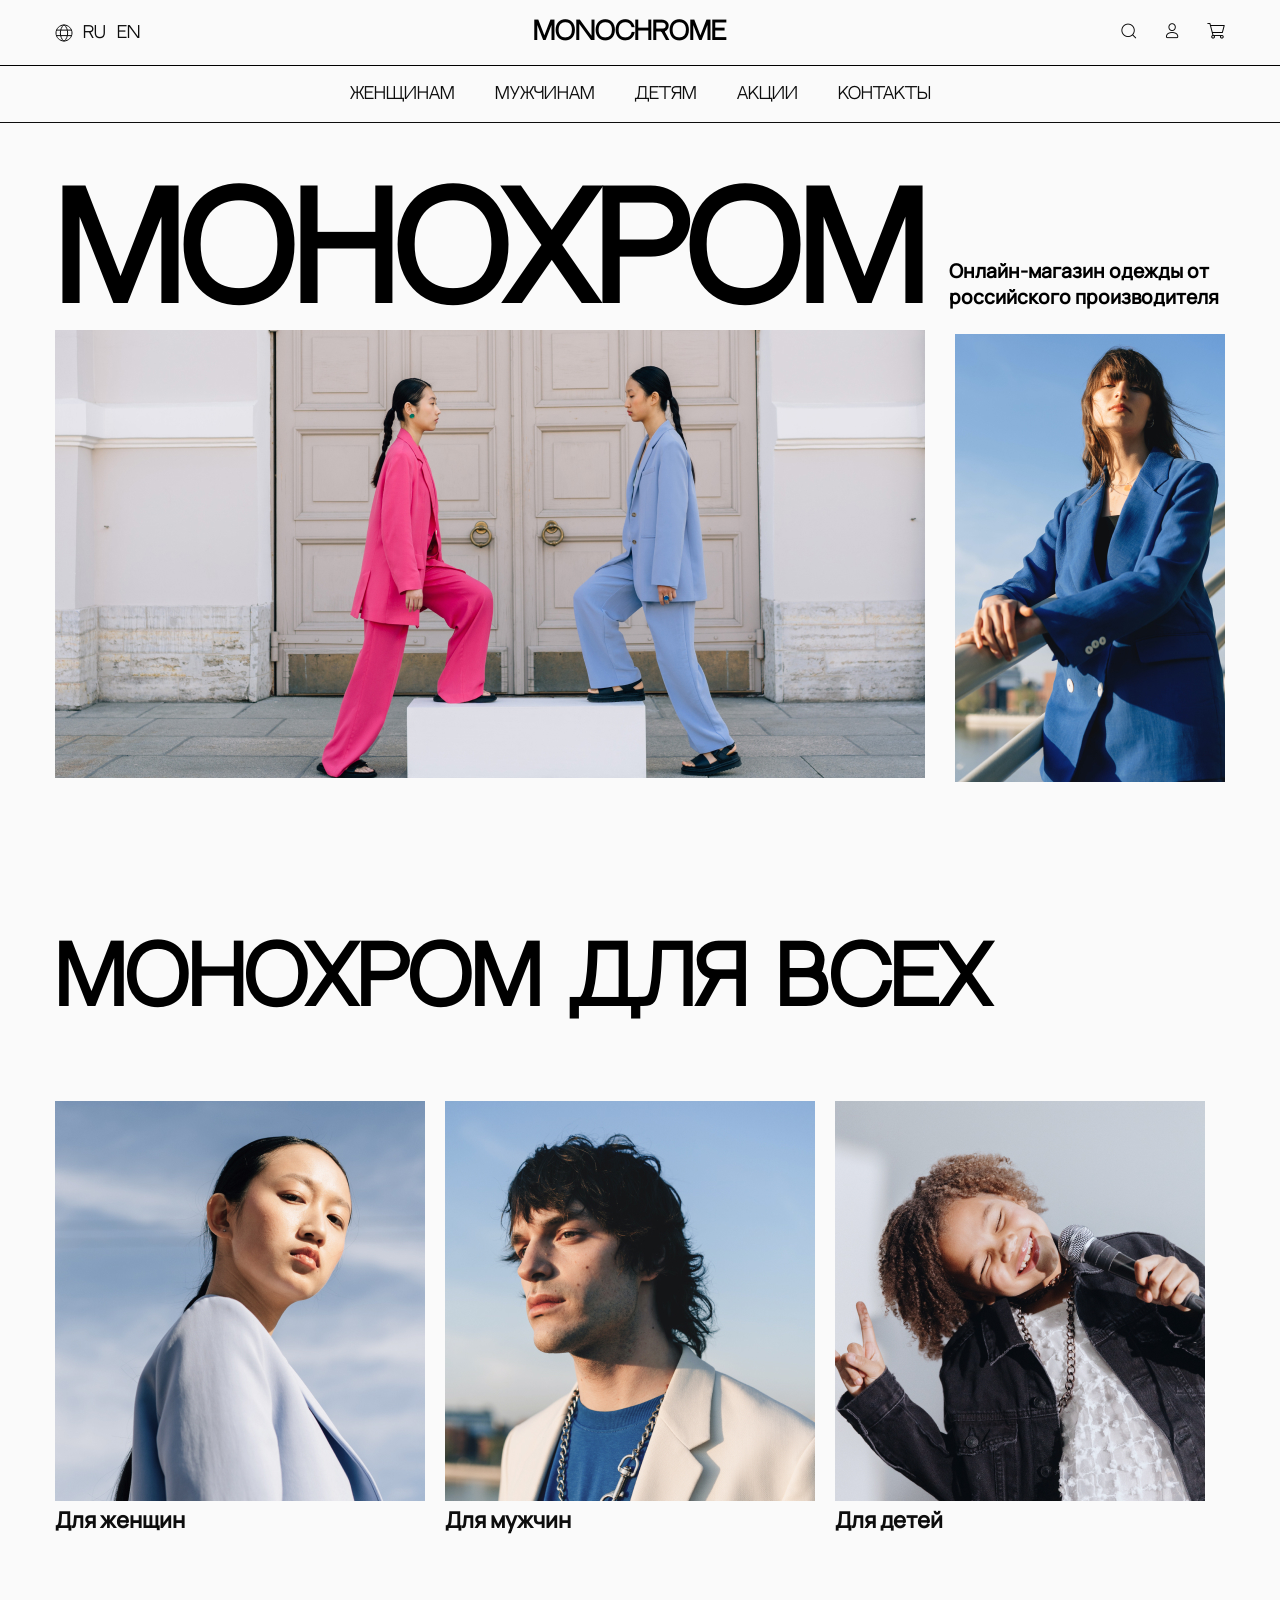
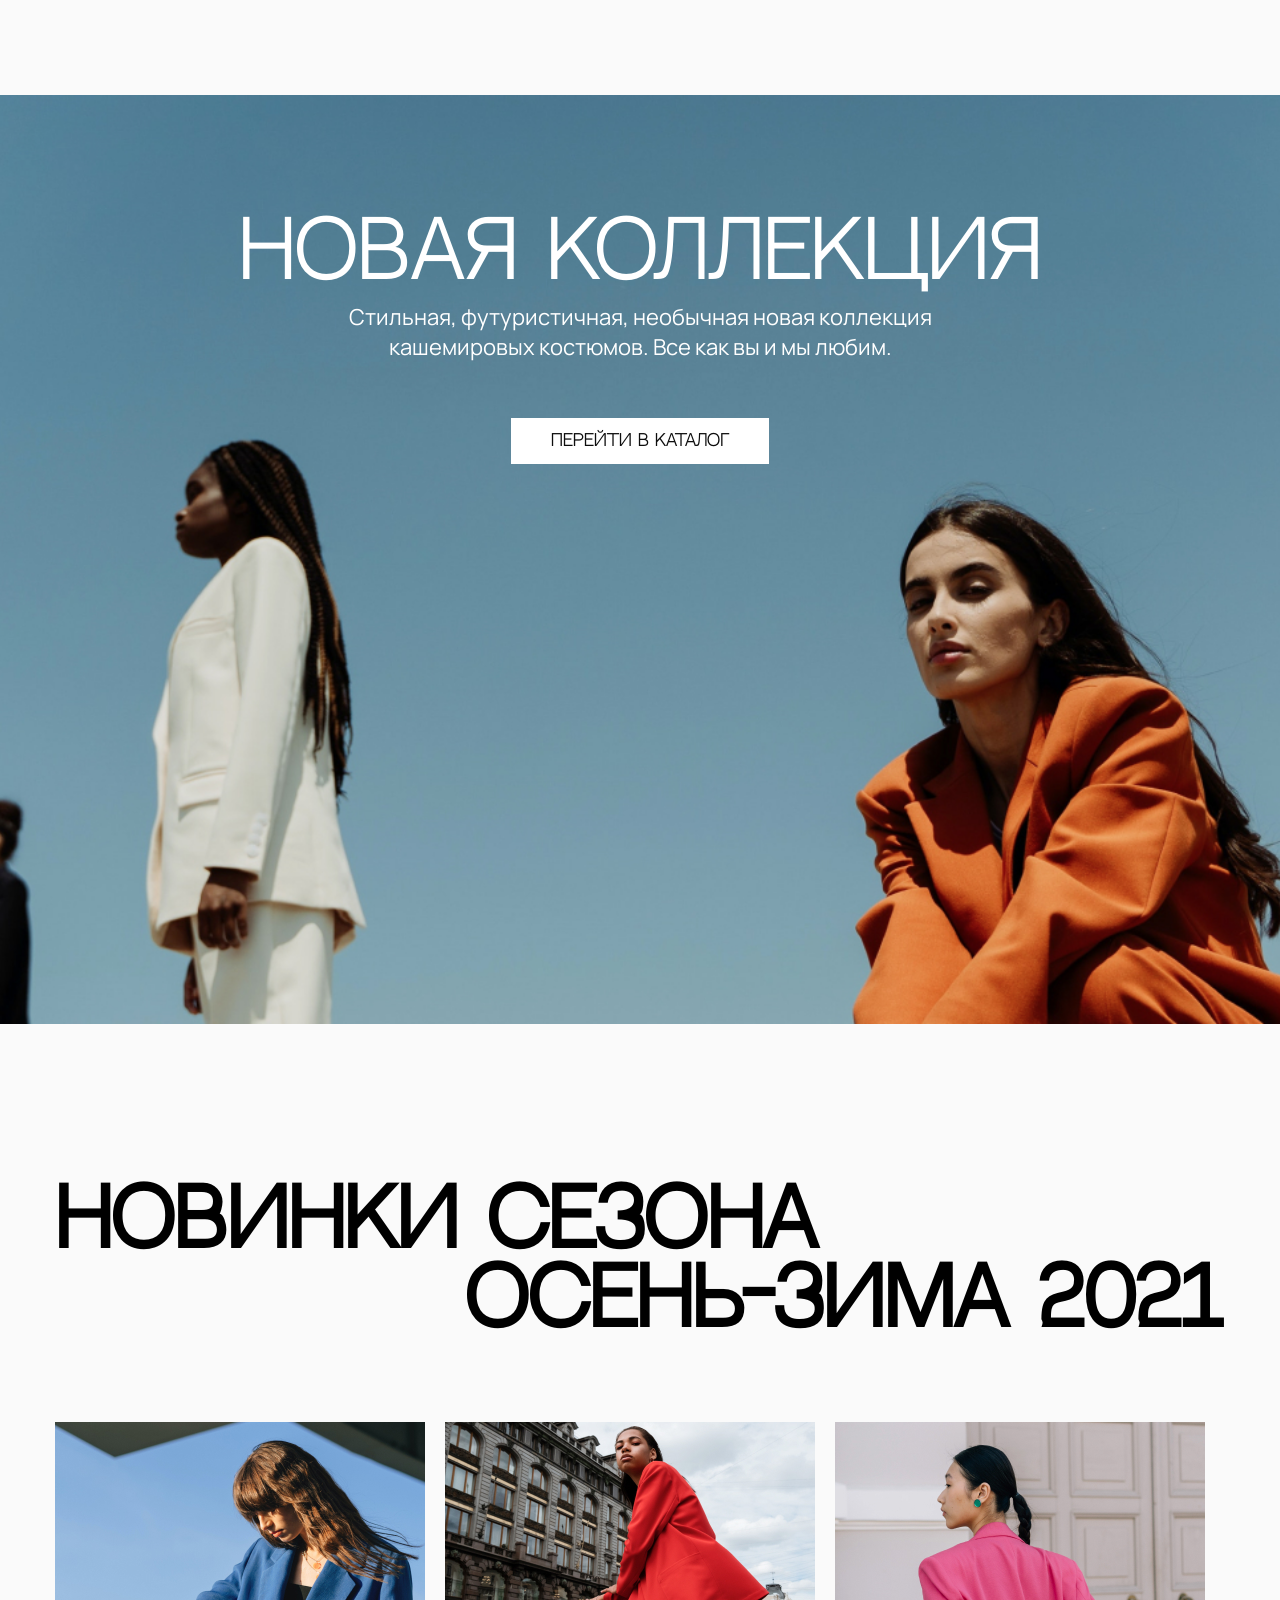
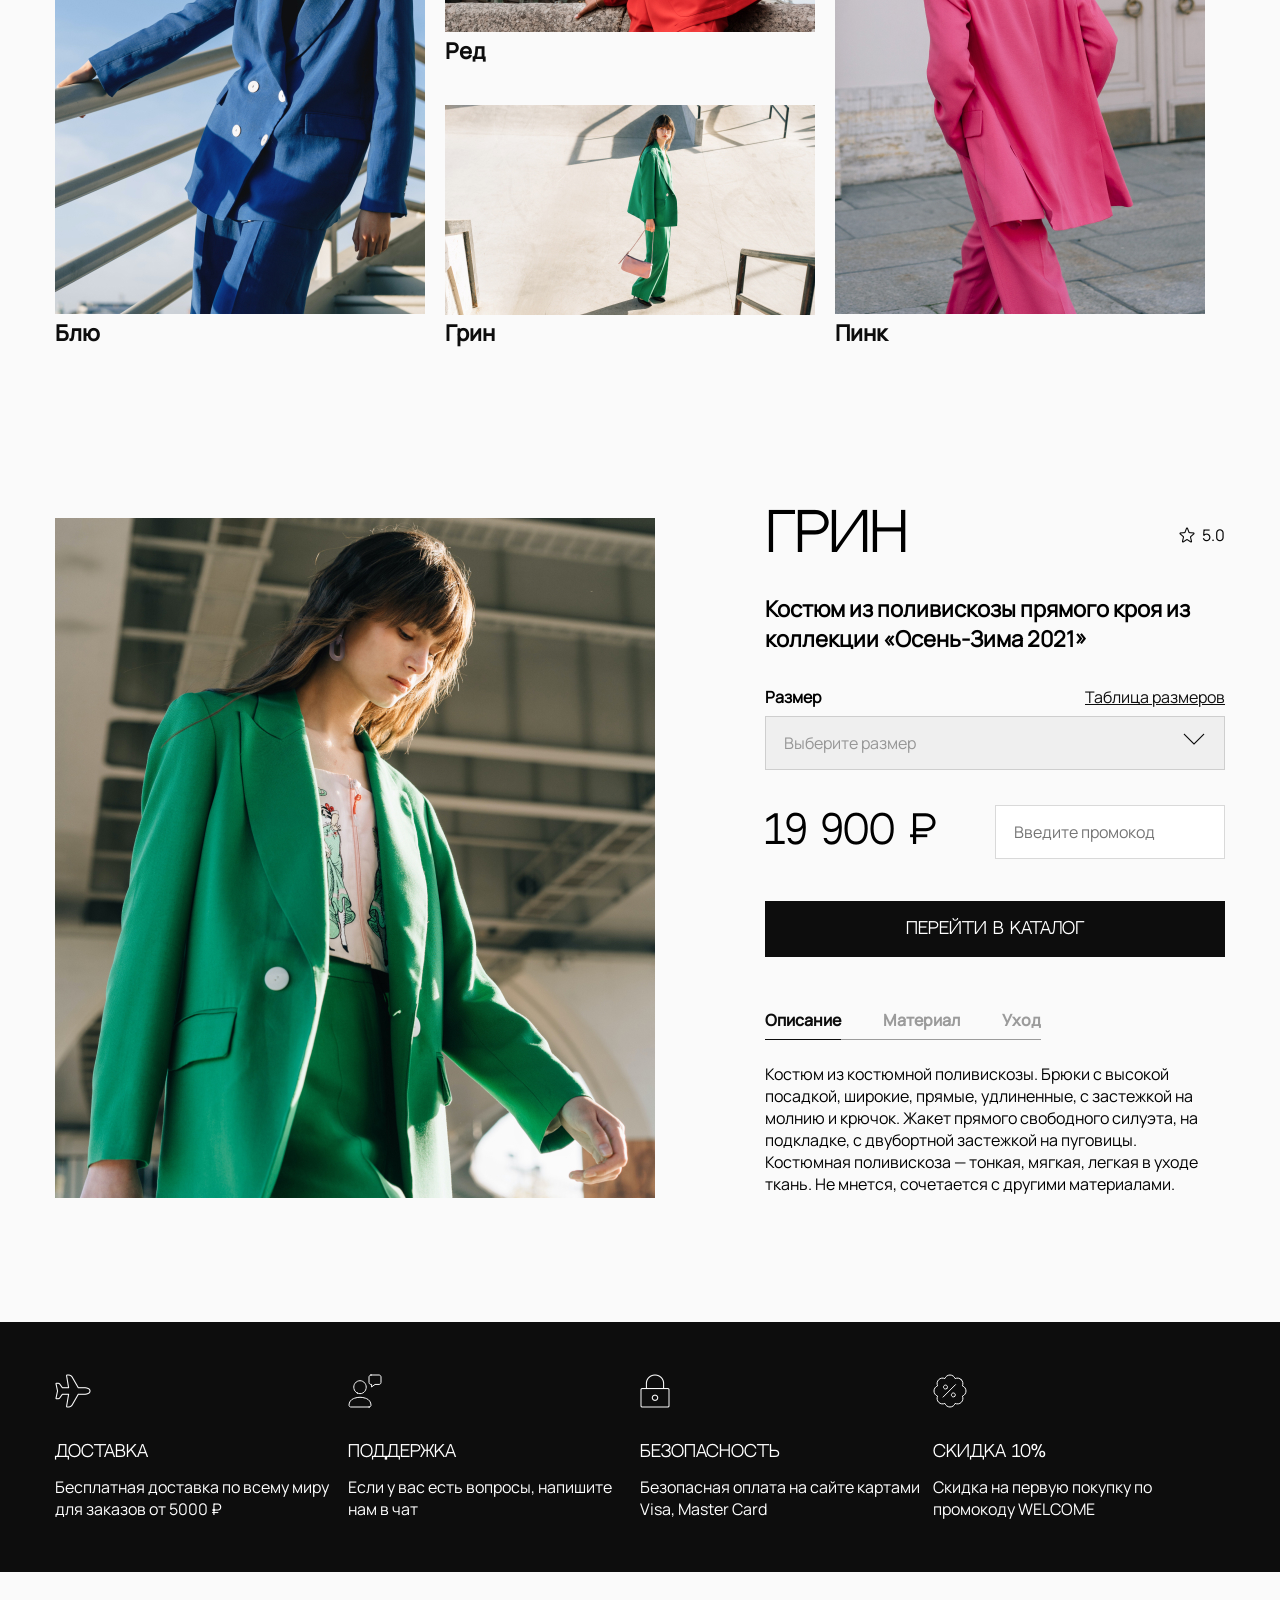
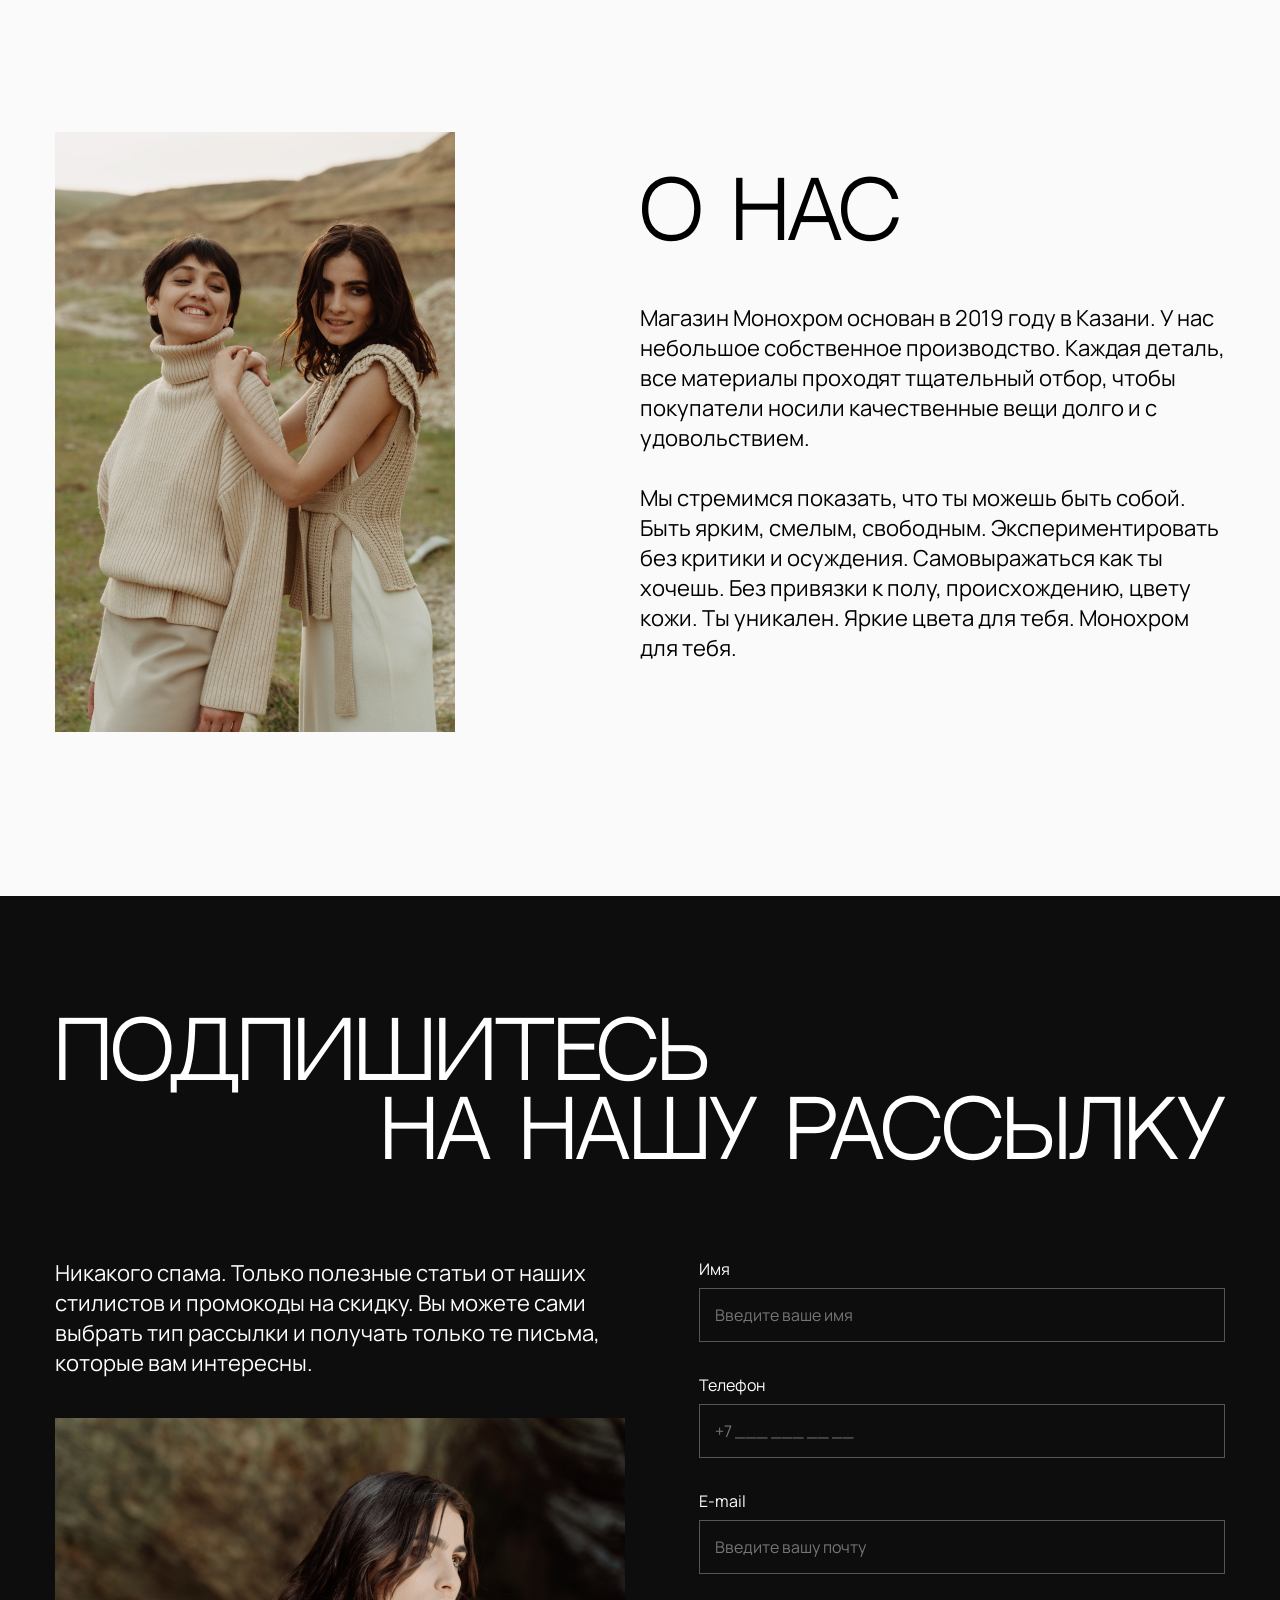
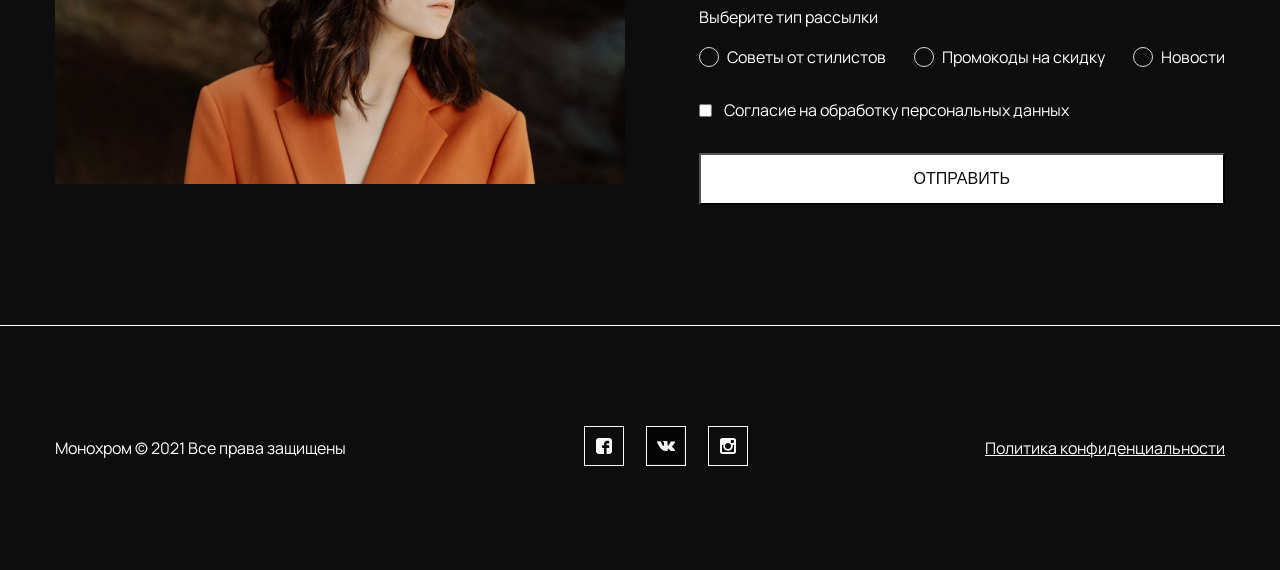
<file: index.html>
<!doctype html>
<html lang="en">
<head>
    <meta charset="UTF-8">
    <meta name="viewport"
          content="width=device-width, user-scalable=no, initial-scale=1.0, maximum-scale=1.0, minimum-scale=1.0">
    <meta http-equiv="X-UA-Compatible" content="ie=edge">
    <link rel="stylesheet" href="./assets/styles/style.css">
    <title>Document</title>
</head>
<body>

<main>
    <section class="main-screen">
        <header class="header-upper d-flex">
            <div class="container d-flex align-center jcsb">
                <div class="switch-language d-flex align-center">
                    <img src="./assets/img/globe.svg" alt="">
                    <a class="switch-lan" href="#">RU</a>
                    <a class="switch-lan" href="#">EN</a>
                </div>
                <div class="logo"><h1>MONOCHROME</h1></div>
                <div class="icons-header">
                    <a href=""><img src="./assets/img/icon-search.png" alt=""></a>
                    <a href=""><img src="./assets/img/icon_user.png" alt=""></a>
                    <a href=""><img src="./assets/img/icon_cart.png" alt=""></a>
                </div>
            </div>
        </header>
        <header class="header-down">
            <div class="container d-flex jcc">
                <nav class="nav-links d-flex align-center">
                    <a href="#">
                        <ul>ЖЕНЩИНАМ</ul>
                    </a>
                    <a href="#">
                        <ul>МУЖЧИНАМ</ul>
                    </a>
                    <a href="#">
                        <ul>ДЕТЯМ</ul>
                    </a>
                    <a href="#">
                        <ul>АКЦИИ</ul>
                    </a>
                    <a href="#">
                        <ul>КОНТАКТЫ</ul>
                    </a>
                </nav>
            </div>
        </header>
<!--        <div class="container d-flex mono-cont">-->
<!--&lt;!&ndash;            <div class="col-xl-9">&ndash;&gt;-->

<!--&lt;!&ndash;            </div>&ndash;&gt;-->
<!--&lt;!&ndash;            <div class="col-xl-3">&ndash;&gt;-->

<!--&lt;!&ndash;            </div>&ndash;&gt;-->
<!--        </div>-->
        <div class="container d-flex jcsb mono-cont">
            <div class="col-xl-9">
                <h1 class="title">МОНОХРОМ</h1>
                <img src="./assets/img/1.jpg" alt="">
            </div>
            <div class="col-xl-3">
                <h4 class="title-desc">Онлайн-магазин одежды от
                    российского производителя</h4>
                <img src="./assets/img/2.jpg" alt="">
            </div>
        </div>

    </section>
    <section class="categories">
        <div class="col-12 container">
            <h1 class="title cat-title">Монохром для всех</h1>
        </div>
        <div class="container d-flex">
            <a href="#">
                <div class="col-xl-4 category-card">
                    <img src="./assets/img/3.jpg" alt="">
                    <a href="" class="category-title">Для женщин</a>
                </div>
            </a>
            <a href="#">
                <div class="col-xl-4 category-card">
                    <img src="./assets/img/4.jpg" alt="">
                    <a href="" class="category-title">Для мужчин</a>
                </div>
            </a>
            <a href="#">
                <div class="col-xl-4 category-card">
                    <img src="./assets/img/5.jpg" alt="" class="">
                    <a href="" class="category-title">Для детей</a>
                </div>
            </a>
        </div>
    </section>
    <section class="new-collection">
        <div class="nigger">
            <div class="container d-flex flex-column align-center">
                <h1 class="title cat-title text-white">Новая коллекция</h1>
                <h4 class="title-desc nigger-desc category-title text-white">
                    Стильная, футуристичная, необычная новая коллекция
                    кашемировых костюмов. Все как вы и мы любим.
                </h4>
                <a href="" class="btn-catalog">
                    ПЕРЕЙТИ В КАТАЛОГ
                </a>
            </div>
        </div>
    </section>
    <section class="new">
        <div class="container">
            <div class="col-12">
                <h1 class="title cat-title">новинки сезона</h1>
            </div>
            <div class="col-12">
                <h1 class="title cat-title text-end">осень-зима 2021</h1>
            </div>
            <div class="container d-flex container-colours">
                <a href="">
                    <div class="col-xl-4 category-card">
                        <img src="./assets/img/7.jpg" alt="">
                        <a href="" class="category-title">Блю</a>
                    </div>
                </a>
                <div class="col-xl-4 category-card">
                    <a href="">
                        <div class="col-12 h-50">
                            <img src="./assets/img/8.jpg" alt="">
                            <a href="" class="category-title">Ред</a>
                        </div>
                    </a>
                    <a href="">
                        <div class="col-12 h-50 d-flex flex-column jcend">
                            <img src="./assets/img/9.jpg" alt="">
                            <a href="" class="category-title">Грин</a>
                        </div>
                    </a>
                </div>
                <a href="">
                    <div class="col-xl-4 category-card">
                        <img src="./assets/img/10.jpg" alt="">
                        <a href="" class="category-title">Пинк</a>
                    </div>
                </a>
            </div>
        </div>
    </section>
    <section class="cards">
        <div class="container d-flex">
            <div class="col-xl-7 photo-card">
                <img src="./assets/img/11.jpg" alt="">
            </div>
            <div class="col-xl-5">
                <div class="col-12 d-flex align-center jcsb">
                    <span class="title cat-title">
                        Грин
                    </span>
                    <div class="rating d-flex align-center">
                        <img src="./assets/img/icon_star.png" alt="">
                        <span class="rating-count">5.0</span>
                    </div>
                </div>
                <h4 class="card-desc">Костюм из поливискозы прямого кроя
                    из коллекции «Осень-Зима 2021»</h4>
                <form action="" class="d-flex flex-column">
                    <div class="col-12 d-flex jcsb">
                        <label for="select" id="select-label">Размер</label>
                        <a href="" class="size-table">Таблица размеров</a>
                    </div>

                    <div class="select">
                        <select class="form-select" aria-label="Default select example" id="select">
                            <option selected>Выберите размер</option>
                            <option value="1">42</option>
                            <option value="2">44</option>
                            <option value="3">46</option>
                        </select>
                        <img src="./assets/img/arrow_down.png" alt="" class="arrow_down">
                    </div>
                    <div class="row d-flex align-center">
                        <div class="col-xl-6">
                            <span class="price">19 900 &#8381;</span>
                        </div>
                        <div class="col-xl-6">
                            <input type="text" placeholder="Введите промокод" class="form-select form-control">
                        </div>
                    </div>
                    <a href="" class="btn-catalog">ПЕРЕЙТИ В КАТАЛОГ</a>
                </form>
                <div class="desc d-flex jcsb flex-column">
                    <nav class="d-flex align-center jcsb">
                        <a href="" class="desc-links active">
                            Описание
                        </a>
                        <a href="" class="desc-links">
                            Материал
                        </a>
                        <a href="" class="desc-links">
                            Уход
                        </a>
                    </nav>

                    <div class="desc-text">
                        Костюм из костюмной поливискозы. Брюки с высокой посадкой, широкие, прямые, удлиненные, с
                        застежкой
                        на молнию и крючок. Жакет прямого свободного силуэта,
                        на подкладке, с двубортной застежкой на пуговицы. Костюмная поливискоза — тонкая, мягкая, легкая
                        в уходе ткань. Не мнется, сочетается с другими материалами.
                    </div>
                </div>
            </div>
        </div>
    </section>
    <section class="advantages">
        <div class="container d-flex jcsb">
            <div class="advantage-card col-xl-3">
                <div class="advantage-img">
                    <img src="./assets/img/samolet.png" alt="">
                </div>
                <div class="advantage-title text-white">ДОСТАВКА</div>
                <div class="advantage-desc text-white">Бесплатная доставка по всему
                    миру для заказов от 5000 ₽
                </div>
            </div>
            <div class="advantage-card col-xl-3">
                <div class="advantage-img">
                    <svg width="34" height="34" viewBox="0 0 34 34" fill="none" xmlns="http://www.w3.org/2000/svg">
                        <path d="M21.2 33H2.80001C1.80589 33 1 32.1941 1 31.2C1 28.226 2.85447 25.5676 5.64546 24.5406L6.35271 24.2803C9.99808 22.9389 14.0019 22.9389 17.6473 24.2803L18.3545 24.5406C21.1455 25.5676 23 28.226 23 31.2C23 32.1941 22.1941 33 21.2 33Z"
                              stroke="#FAFAFA" stroke-linecap="square" stroke-linejoin="round"/>
                        <path d="M9.23575 19.0059C10.9743 19.8827 13.0257 19.8827 14.7643 19.0059C16.4159 18.1729 17.6038 16.6395 17.9978 14.8321L18.0718 14.4922C18.472 12.6558 18.0466 10.7363 16.908 9.24105L16.7901 9.08625C15.6514 7.59084 13.8796 6.71302 12 6.71302C10.1204 6.71302 8.34862 7.59084 7.2099 9.08625L7.09202 9.24105C5.95338 10.7363 5.52795 12.6559 5.92817 14.4922L6.00225 14.8321C6.39615 16.6395 7.5841 18.1729 9.23575 19.0059Z"
                              stroke="#FAFAFA" stroke-linecap="square" stroke-linejoin="round"/>
                        <path d="M23 1C21.8954 1 21 1.89543 21 3V8.42857C21 9.53314 21.8954 10.4286 23 10.4286H23.5714V13L27 10.4286H31C32.1046 10.4286 33 9.53314 33 8.42857V3C33 1.89543 32.1046 1 31 1H23Z"
                              stroke="#FAFAFA" stroke-linecap="square" stroke-linejoin="round"/>
                    </svg>

                </div>
                <div class="advantage-title text-white">ПОДДЕРЖКА</div>
                <div class="advantage-desc text-white">Если у вас есть вопросы,
                    напишите нам в чат
                </div>
            </div>
            <div class="advantage-card col-xl-3">
                <div class="advantage-img">
                    <img src="./assets/img/icon_lock.png" alt="">
                </div>
                <div class="advantage-title text-white">БЕЗОПАСНОСТЬ</div>
                <div class="advantage-desc text-white">Безопасная оплата на сайте
                    картами Visa, Master Card
                </div>
            </div>
            <div class="advantage-card col-xl-3">
                <div class="advantage-img">
                    <svg width="34" height="34" viewBox="0 0 34 34" fill="none" xmlns="http://www.w3.org/2000/svg">
                        <path d="M22.4746 10.6608L10.0961 23.0393M28.3137 5.68629C26.6428 4.01536 24.158 3.65407 22.1351 4.60268C21.3755 2.50153 19.3631 1 17 1C14.6369 1 12.6245 2.50153 11.8649 4.60268C9.84199 3.65407 7.35723 4.01536 5.68629 5.68629C4.01536 7.35723 3.65407 9.842 4.60267 11.8649C2.50153 12.6245 1 14.6369 1 17C1 19.3631 2.50153 21.3755 4.60267 22.1351C3.65407 24.158 4.01536 26.6428 5.68629 28.3137C7.35723 29.9846 9.842 30.3459 11.8649 29.3973C12.6245 31.4985 14.6369 33 17 33C19.3631 33 21.3755 31.4985 22.1351 29.3973C24.158 30.3459 26.6428 29.9846 28.3137 28.3137C29.9846 26.6428 30.3459 24.158 29.3973 22.1351C31.4985 21.3755 33 19.3631 33 17C33 14.6369 31.4985 12.6245 29.3973 11.8649C30.3459 9.842 29.9846 7.35723 28.3137 5.68629ZM13.894 14.4587C13.1172 15.2356 11.8576 15.2356 11.0807 14.4587C10.3039 13.6819 10.3039 12.4223 11.0807 11.6454C11.8576 10.8686 13.1172 10.8686 13.894 11.6454C14.6709 12.4223 14.6709 13.6819 13.894 14.4587ZM21.7713 22.336C20.9944 23.1128 19.7348 23.1128 18.958 22.336C18.1811 21.5591 18.1811 20.2995 18.958 19.5227C19.7348 18.7458 20.9944 18.7458 21.7713 19.5227C22.5481 20.2995 22.5481 21.5591 21.7713 22.336Z"
                              stroke="#FAFAFA" stroke-linecap="round" stroke-linejoin="round"/>
                    </svg>
                </div>
                <div class="advantage-title text-white">СКИДКА 10%</div>
                <div class="advantage-desc text-white">Скидка на первую покупку
                    по промокоду WELCOME
                </div>
            </div>
        </div>
    </section>
    <section class="about-us">
        <div class="container d-flex">
            <div class="col-xl-6">
                <img src="./assets/img/12.jpg" alt="">
            </div>
            <div class="col-xl-6 d-flex flex-column jcc">
                <h1 class="title cat-title">
                    о нас
                </h1>
                <div class="title-desc category-title">
                    <p>
                        Магазин Монохром основан в 2019 году в Казани. У нас небольшое собственное
                        производство. Каждая деталь, все материалы проходят тщательный отбор, чтобы покупатели носили
                        качественные вещи долго и с удовольствием.
                    </p>

                </div>
                <div class="title-desc category-title">
                    <p>
                        Мы стремимся показать, что ты можешь быть собой. Быть ярким, смелым, свободным.
                        Экспериментировать
                        без критики и осуждения. Самовыражаться как ты хочешь. Без привязки к полу, происхождению, цвету
                        кожи. Ты уникален. Яркие цвета для тебя. Монохром для тебя.
                    </p>
                </div>
            </div>
        </div>
    </section>
    <section class="sub">
        <div class="container">
            <div class="col-12">
                <h1 class="title cat-title text-white">подпишитесь</h1>
            </div>
            <div class="col-12">
                <h1 class="title cat-title text-white text-end">на нашу рассылку</h1>
            </div>
        </div>
        <div class="container d-flex mt-6 photo-sub">
            <div class="col-xl-6">
                <div class="category-title text-white">
                    Никакого спама. Только полезные статьи от наших
                    стилистов и промокоды на скидку. Вы можете сами
                    выбрать тип рассылки и получать только те письма,
                    которые вам интересны.
                </div>
                <img src="./assets/img/13.jpg" alt="" class="">
            </div>
            <div class="col-xl-6">
                <form action="" class="d-flex flex-column">
                    <label for="name" class="form-label text-white">Имя</label>
                    <input type="text" class="form-control" id="name" placeholder="Введите ваше имя">
                    <label for="phone" class="form-label text-white">Телефон</label>
                    <input type="text" class="form-control" id="phone" placeholder="+7 ___ ___ __ __">
                    <label for="email" class="form-label text-white">E-mail</label>
                    <input type="text" class="form-control" id="email" placeholder="Введите вашу почту">
                    <span class="text-white">Выберите тип рассылки</span>
                    <div class="radios d-flex align-center jcsb">
                        <div class="radio-el">
                            <input type="radio" name="" id="advice">
                            <label for="advice" class="text-white">Советы от стилистов</label>
                        </div>
                        <div class="radio-el">
                            <input type="radio" name="" id="promo">
                            <label for="promo" class="text-white">Промокоды на скидку</label>
                        </div>
                        <div class="radio-el">
                            <input type="radio" name="" id="news">
                            <label for="news" class="text-white">Новости</label>
                        </div>
                    </div>
                    <div class="check-el d-flex align-center">
                        <input type="checkbox" name="" id="sogl">
                        <label for="sogl" class="text-white">Согласие на обработку персональных данных</label>
                    </div>
                    <button type="submit" class="btn-catalog">ОТПРАВИТЬ</button>
                </form>
            </div>
        </div>
    </section>
</main>

<footer class="footer">
    <div class="container d-flex jcsb align-center">
        <div class="copyright text-white">
            Монохром © 2021 Все права защищены
        </div>
        <div class="social-webs">
            <a href="#">
                <svg width="40" height="40" viewBox="0 0 40 40" fill="none" xmlns="http://www.w3.org/2000/svg">
                    <rect x="0.5" y="0.5" width="39" height="39" fill="#0D0D0D" stroke="#FAFAFA"/>
                    <path d="M28 14.6528C28 13.2435 26.7565 12 25.3472 12H14.6528C13.2435 12 12 13.2435 12 14.6528V25.3471C12 26.7565 13.2435 28 14.6528 28H20.0414V21.9482H18.0518V19.2953H20.0414V18.2176C20.0414 16.3938 21.3679 14.8186 23.0259 14.8186H25.1814V17.4715H23.0259C22.7772 17.4715 22.5285 17.7202 22.5285 18.2176V19.2953H25.1814V21.9482H22.5285V28H25.3472C26.7565 28 28 26.7565 28 25.3471V14.6528Z"
                          fill="#FAFAFA"/>
                </svg>
            </a>
            <a href="#">
                <img src="./assets/img/icon_vk.png" alt="">
            </a>
            <a href="#">
                <svg width="40" height="40" viewBox="0 0 40 40" fill="none" xmlns="http://www.w3.org/2000/svg">
                    <rect x="0.5" y="0.5" width="39" height="39" fill="#0D0D0D" stroke="#FAFAFA"/>
                    <path d="M25.7231 12H14.2769C12.9846 12 12 12.9846 12 14.2769V25.7231C12 27.0154 12.9846 28 14.2769 28H25.7231C27.0154 28 28 27.0154 28 25.7231V14.2769C28 12.9846 27.0154 12 25.7231 12ZM20 24.8C22.6462 24.8 24.8 22.7077 24.8 20.1846C24.8 19.7538 24.7385 19.2615 24.6154 18.8923H25.9692V25.4154C25.9692 25.7231 25.7231 26.0308 25.3538 26.0308H14.6462C14.3385 26.0308 14.0308 25.7846 14.0308 25.4154V18.8308H15.4462C15.3231 19.2615 15.2615 19.6923 15.2615 20.1231C15.2 22.7077 17.3538 24.8 20 24.8ZM20 22.9538C18.2769 22.9538 16.9231 21.6 16.9231 19.9385C16.9231 18.2769 18.2769 16.9231 20 16.9231C21.7231 16.9231 23.0769 18.2769 23.0769 19.9385C23.0769 21.6615 21.7231 22.9538 20 22.9538ZM25.9077 16.3692C25.9077 16.7385 25.6 17.0462 25.2308 17.0462H23.5077C23.1385 17.0462 22.8308 16.7385 22.8308 16.3692V14.7077C22.8308 14.3385 23.1385 14.0308 23.5077 14.0308H25.2308C25.6 14.0308 25.9077 14.3385 25.9077 14.7077V16.3692Z"
                          fill="#FAFAFA"/>
                </svg>
            </a>
        </div>
        <div class="confidential">
            <a href="#" class="text-white">Политика конфиденциальности</a>
        </div>
    </div>
</footer>

</body>
</html>
</file>
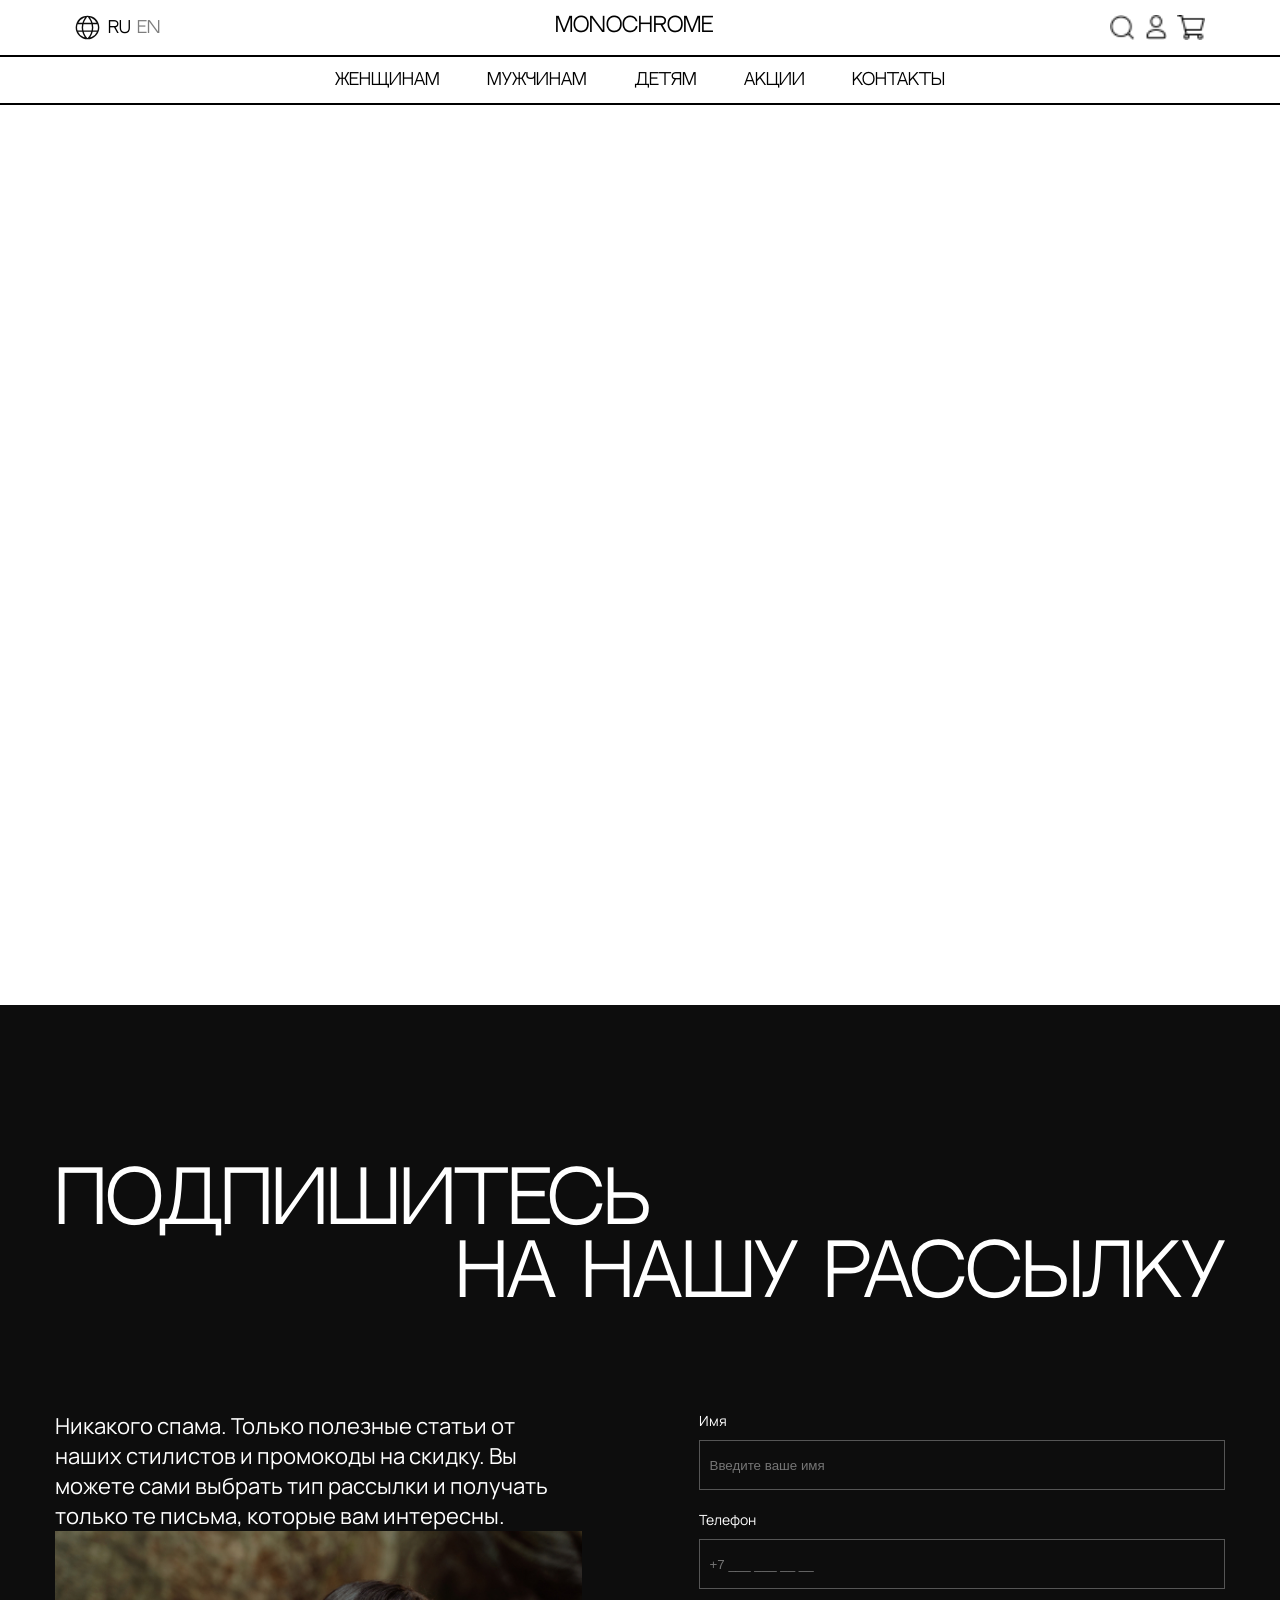
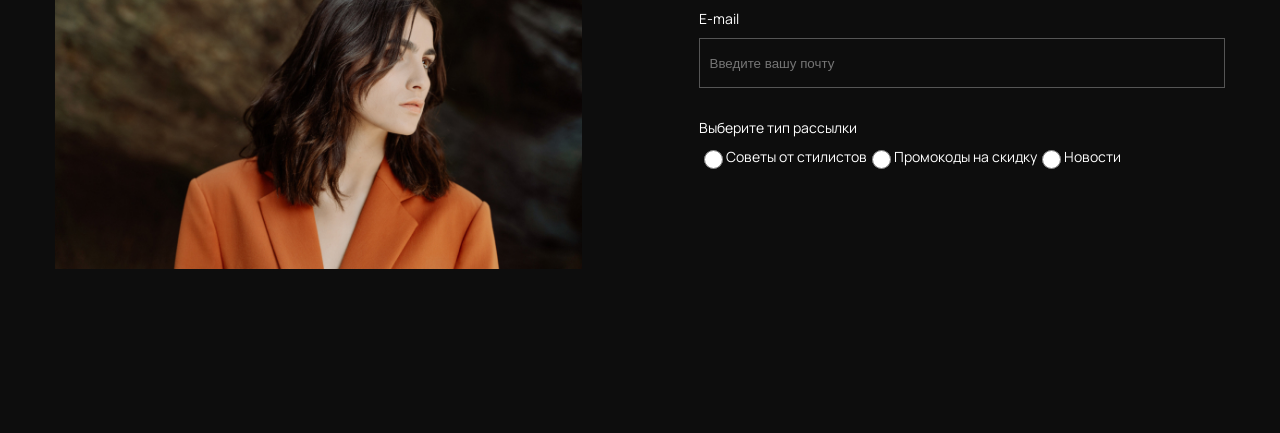
<file: main.html>
<!doctype html>
<html lang="en">
<head>
    <meta charset="UTF-8">
    <meta name="viewport"
          content="width=device-width, user-scalable=no, initial-scale=1.0, maximum-scale=1.0, minimum-scale=1.0">
    <meta http-equiv="X-UA-Compatible" content="ie=edge">
    <link rel="stylesheet" href="assets/css/style.css">
    <title>Document</title>
</head>
<body>
<div class="wrapper">

    <div class="header">
        <div class="header-section w100 d-flex justify-content-center">
            <div class="header-title container d-flex justify-content-between">
                <div class="icon d-flex align-items-center">
                    <img src="/assets/img/globe.svg" alt="">
                    <span class="active-language">RU</span>
                    <span class="inactive-language">EN</span>
                </div>
                <div class="header-title-brand">
                    MONOCHROME
                </div>
                <div class="icon d-flex align-items-center">
                    <img src="/assets/img/search.png">
                    <img src="/assets/img/user.png">
                    <img src="/assets/img/cart.png">
                </div>
            </div>
        </div>
        <div class="header-section w100 d-flex justify-content-center">
            <div class="header-title w50 d-flex justify-content-between">
                <div class="">
                    ЖЕНЩИНАМ
                </div>
                <div class="">
                    МУЖЧИНАМ
                </div>
                <div class="">
                    ДЕТЯМ
                </div>
                <div class="">
                    АКЦИИ
                </div>
                <div class="">
                    КОНТАКТЫ
                </div>
            </div>
        </div>
    </div>

    <main>

    </main>

    <div class="footer d-flex justify-content-center">
        <div class="footer-contact container">
            <div class="title w100 d-flex flex-column">
                <div class="d-flex">ПОДПИШИТЕСЬ</div>
                <div class="d-flex row-reverse">НА НАШУ РАССЫЛКУ</div>
            </div>
            <div class="contact d-flex justify-content-between">
                <div class="contact-form-info w45 d-flex flex-column justify-content-between">
                    <div class="contact-form-info-text">
                        Никакого спама. Только полезные статьи от наших
                        стилистов и промокоды на скидку. Вы можете сами
                        выбрать тип рассылки и получать только те письма,
                        которые вам интересны.
                    </div>
                    <div class="contact-form-info-image">
                        <img src="/assets/img/13.jpg">
                    </div>
                </div>
                <div class="contact-form w45 d-flex flex-column">
                    <label class="" for="name">Имя</label>
                    <input class="mt1" type="text" id="name" placeholder="Введите ваше имя">

                    <label class="mt2" for="phone">Телефон</label>
                    <input class="mt1" type="text" id="phone" placeholder="+7 ___ ___ __ __">

                    <label class="mt2" for="email">E-mail</label>
                    <input class="mt1" type="text" id="email" placeholder="Введите вашу почту">

                    <label class="mt3">Выберите тип рассылки</label>
                    <div class="radios d-flex mt1 ">
                        <input type="radio" id="1">
                        <label for="1">Советы от стилистов</label>
                        <input type="radio" id="2">
                        <label for="2">Промокоды на скидку</label>
                        <input type="radio" id="3">
                        <label for="3">Новости</label>
                    </div>
                </div>
            </div>
        </div>
    </div>
</div>


</body>
</html>
</file>
<file: assets/styles/style.css>
@import "../fonts/fonts.css";

* {
    padding: 0;
    margin: 0;
    box-sizing: border-box;
}

html {
    font-size: 16px;
}

:root {
    --container-1170: 1170px;
    --container-380: 380px;
    --text-color: #0d0d0d;
}

.d-flex {
    display: flex;
}

.align-center {
    align-items: center;
}

.jcc {
    justify-content: center;
}

.flex-column {
    flex-direction: column;
}

.jcsb {
    justify-content: space-between;
}

.jcsa {
    justify-content: space-around;
}

.jcend {
    justify-content: end;
}

.col-xl-6 {
    width: 50%;
}

.col-12 {
    width: 100%;
}

.col-xl-7 {
    width: 66.77777777777%;
}

.col-xl-5 {
    width: 43.33333%;
}

.col-xl-3 {
    width: 25%;
}

.text-white {
    color: white;
}

.col-xl-4 {
    width: calc(100% / 3);
}

.col-xl-9 {
    width: 75%;
}

.mt-6 {
    margin-top: 5rem;
}

.text-end {
    text-align: end;
}

body {
    background: #fafafa;
}

a {
    text-decoration: none;
    color: var(--text-color);
    font-family: 'NeutralReg';
}


.header-upper {
    padding: 20px 0;
    display: flex;
    align-items: center;
    border-bottom: 1px solid black;
}

.container {
    width: var(--container-1170);
    margin: 0 auto;
}

.switch-lan {
    margin-left: .65rem;
}

.logo h1 {
    font-family: 'NeutralReg';

}

.header-down {
    padding: 20px 0;
    border-bottom: 1px solid var(--text-color);
}

.nav-links {
    gap: 40px;
}

.nav-links a {
    font-size: 1rem;
    font-family: 'NeutralReg';
}

.title {
    font-size: 8.625rem;
    font-family: 'NeutralReg';
}

.switch-lan {
    font-size: 1rem;
    font-family: 'NeutralReg';
}

.icons-header a:nth-child(2) {
    margin: 0 1.5rem;
}

.h-50 {
    height: 50%;
}

.main-screen .title-desc {
    display: flex;
    margin-left: 1rem;
    /*height: 100%;*/
    /*align-items: end;*/
    padding: 0 0 1.5rem 0;
    font-family: 'ManMed';
    font-size: 1.2rem;
}

.main-screen .col-xl-3 {
    display: flex;
    flex-direction: column;
    justify-content: end;
}

.main-screen .col-xl-3 img {
    display: flex;
    justify-self: end;
    align-self: end;
}

.mono-cont {
    margin-top: 4rem;
}

.categories {
    padding: 10rem 0;
}

.cat-title {
    font-size: 4.8rem;
    text-transform: uppercase;
}

.category-card {
    margin-top: 5rem;
}

.category-title {
    font-size: 1.375rem;
    font-family: 'ManMed';
    font-weight: 600;
}

.nigger {
    background: url(../img/6.jpg) center no-repeat;
    background-size: cover;
    padding: 7.5rem 0 35rem 0;
}

.nigger .title {
    font-family: 'NeutralReg';
    font-weight: 500;
}

.nigger-desc {
    text-align: center;
    padding: 0 20%;
    margin-top: .5rem;
    font-family: 'ManReg';
    font-weight: 400;
}

.btn-catalog {
    display: flex;
    justify-content: center;
    align-items: center;
    margin-top: 3.5rem;
    padding: 15px 40px;
    background: #ffffff;
    color: var(--text-color);
    font-size: 1rem;
}

.new {
    padding: 10rem 0;
}

.container-colours {
    margin-top: 5rem;
}

.new .category-card {
    margin-top: 0;
}

.cards {
    padding: 0 0 7.5rem 0;
}

.photo-card {
    padding-top: 10px;
}

.cards .title {
    font-size: 3.25rem;
}

.rating-count {
    margin-left: .45rem;
    font-family: 'ManReg';
    font-weight: 400;
}

.card-desc {
    font-size: 1.375rem;
    margin-top: 2rem;
    font-family: 'ManReg';
}

.cards form {
    margin-top: 2rem;
}

.select {
    position: relative;
    width: 100%;
}

#select-label {
    font-family: 'ManReg';
    font-weight: 600;
}

.form-select {
    width: 100%;
    border: 1px solid rgba(128, 128, 128, .3);
    padding: 15px 18px;
    color: rgba(128, 128, 128, .8);
    margin-top: .5rem;
    -webkit-appearance: none;
    appearance: none;
    -moz-appearance: none;
    font-family: 'ManReg';
    font-weight: 400;
    font-size: 1rem;
}

.arrow_down {
    position: absolute;
    top: 25px;
    right: 20px;
}

.size-table {
    text-decoration: underline;
    font-family: 'ManReg';
    font-weight: 400;
}

.cards .price {
    font-size: 2.375em;
    font-family: 'NeutralReg';
}

.form-control {
    margin-top: 0;
}

.cards .row {
    margin-top: 2.2rem;
}

.cards .btn-catalog {
    margin-top: 2.6rem;
    background-color: var(--text-color);
    color: white;
    padding: 20px;
}

.desc {
    margin-top: 3.25rem;
    width: 100%;
    position: relative;
}

.desc::after {
    content: '';
    width: 60%;
    height: 1px;
    background-color: #9b9b9b;
    position: absolute;
    top: 30px;
}

.desc-links {
    color: #9b9b9b;
    font-size: 1rem;
    font-family: 'ManMed';
    font-weight: 600;
}

.active {
    color: var(--text-color);
}

.desc-links.active {
    position: relative;
}

.desc-links.active::after {
    content: '';
    width: 100%;
    height: 1px;
    background-color: var(--text-color);
    position: absolute;
    top: 30px;
    left: 0;
    z-index: 3;
}

.desc-text {
    margin-top: 2rem;
    font-size: 1rem;
    font-family: 'ManReg';
    font-weight: 400;
}

.desc nav {
    width: 60%;
}

.advantages {
    background: var(--text-color);
    padding: 3.25rem 0;
}

.advantage-card {
}

.advantage-img {
    margin-bottom: 2rem;
}

.advantage-title {
    font-size: 1rem;
    margin-bottom: 1rem;
    font-family: 'NeutralReg';
    font-weight: 400;
}

.advantage-desc {
    font-family: 'ManReg';
    font-weight: 400;
    font-size: 1rem;
}

.about-us {
    padding: 10rem 0;
}

.about-us .title {
    margin-bottom: 3rem;
    font-family: 'NeutralReg';
    font-weight: 400;
}

.about-us .title-desc {
    display: flex;
    align-items: start;
    justify-content: start;
    padding: 0 0 30px 0;
    font-family: 'ManReg';
    font-weight: 400;
    height: auto;
}

.sub {
    padding: 7.5rem 0;
    background-color: var(--text-color);
}

.sub .title {
    font-family: 'NeutralReg';
    font-weight: 400;
}

.sub .category-title {
    padding: 0 40px 0 0;
    font-family: 'ManReg';
    font-weight: 400;
    font-size: 1.375rem;
}

.photo-sub {
    margin-top: 5.25rem;
}

.photo-sub img {
    margin-top: 2.5rem;
}

.sub form {
    align-items: end;
}

.form-label {
    text-align: start;
    width: 90%;
    color: white;
    margin-bottom: .5rem;
    font-family: 'ManReg';
    font-weight: 400;
    font-size: 1rem;
}

.sub .form-control {
    outline: none;
    border: 1px solid #555555;
    background: none;
    padding: 15px;
    color: white;
    margin-bottom: 2rem;
    width: 90%;
    font-size: 1rem;
    font-family: 'ManReg';
    font-weight: 400;
}

.sub span.text-white {
    width: 90%;
    text-align: start;
    margin-bottom: 1.2rem;
    font-family: 'ManReg';
    font-weight: 400;
}

.radios {
    width: 90%;
}

.radios label {
    font-family: 'ManReg';
    font-weight: 400;
}

.label-radio {
    margin: 0;
}

.radio-el {
    display: inline-block;
}

.radio-el input[type=radio] {
    display: none;
}

[type="radio"]:checked,
[type="radio"]:not(:checked) {
    position: absolute;
    left: -9999px;
}

[type="radio"]:checked + label,
[type="radio"]:not(:checked) + label {
    position: relative;
    padding-left: 28px;
    cursor: pointer;
    line-height: 20px;
    display: inline-block;
}

[type="radio"]:checked + label:before,
[type="radio"]:not(:checked) + label:before {
    content: '';
    position: absolute;
    left: 0;
    top: 0;
    width: 18px;
    height: 18px;
    border: 1px solid #ddd;
    border-radius: 100%;
}

[type="radio"]:checked + label:after,
[type="radio"]:not(:checked) + label:after {
    content: '';
    width: 12px;
    height: 12px;
    background: white;
    position: absolute;
    top: 4px;
    left: 4px;
    border-radius: 100%;
    -webkit-transition: all 0.2s ease;
    transition: all 0.2s ease;
}

[type="radio"]:not(:checked) + label:after {
    opacity: 0;
    -webkit-transform: scale(0);
    transform: scale(0);
}

[type="radio"]:checked + label:after {
    opacity: 1;
    -webkit-transform: scale(1);
    transform: scale(1);
}

.check-el {
    width: 90%;
    margin-top: 2rem;
    margin-bottom: 2rem;
}

.check-el input {
    margin-right: .75rem;
}

.check-el label {
    font-family: 'ManReg';
    font-weight: 400;
}

.sub .btn-catalog {
    width: 90%;
    margin-top: 0;
}

.footer {
    background-color: var(--text-color);
    padding: 6.25rem 0;
    border-top: 1px solid white;
}

.copyright {
    font-family: 'ManReg';
    font-weight: 400;
}

.social-webs img {
    margin: 0 1rem;
}

.confidential a {
    text-decoration: underline;
    font-family: 'ManReg';
    font-weight: 400;
}

@media screen and (max-width: 490px) {
    html {
        font-size: 12px;
    }
    .icons-header a:nth-child(2) {
        margin: 0 1.5rem;
    }
    .container {
        width: var(--container-380);
    }
    .nav-links {
        gap: 20px;
    }
    .mono-cont {
        flex-wrap: wrap;
    }
    .main-screen .container .col-xl-9 {
        width: 100%;
    }
    .title {
        font-size: 5rem;
    }
    .title-desc {
        margin-top: 1rem;
        margin-left: 0;
    }
    .main-screen .container .col-xl-9 img{
        width: 100%;
    }
    .main-screen .container .col-xl-3 {
        width: 100%;
        display: flex;
        flex-direction: column;
        align-items: center;
    }
    .main-screen .container .col-xl-3 img{
        width: 100%;
    }
    .categories .container {
        flex-wrap: wrap;
    }
    .categories .container .col-xl-4 {
        width: 100%;
    }
    .new-collection .title {
        text-align: center;
    }
    .new-collection .title-desc {
        padding: 0 5%;
    }
    .new-collection .btn-catalog {
        font-size: 1.5rem;
    }
    .new .container-colours {
        flex-wrap: wrap;
    }
    .new .container-colours .col-xl-4 {
        width: 100%;
    }
    .new .category-card {
        margin-bottom: 1.325rem;
    }
    .cards .container {
        flex-wrap: wrap;
    }
    .cards .container .col-xl-7 {
        width: 100%;
    }
    .cards .container .col-xl-7 img {
        width: 100%;
    }
    .cards .container .col-xl-5 {
        margin-top: 1.325rem;
        width: 100%;
    }
    .advantages .container {
        flex-wrap: wrap;
    }
    .advantages .container .col-xl-3 {
        margin-bottom: 1.325rem;
        width: 50%;
    }
    .advantages .advantage-card {
        margin-bottom: 1.325rem;
    }
    .about-us .container {
        flex-wrap: wrap;
    }
    .about-us .container .col-xl-6 {
        width: 100%;
    }
    .about-us .container .col-xl-6 img {
        width: 100%;
    }
    .about-us .container .col-xl-6:nth-child(2) {
        margin-top: 1.325rem;
    }
    .sub .title {
        font-size: 3rem;
    }
    .sub .container {
        flex-wrap: wrap;
    }
    .sub .container .col-xl-6 {
        width: 100%;
    }
    .sub .container .col-xl-6 img {
        width: 100%;
    }
    .sub .container .col-xl-6:nth-child(2) {
        margin-top: 1.325rem;
    }
    .sub form {
        align-items: center;
    }
    .footer .container {
        flex-wrap: wrap;
    }
    .copyright {
        width: 100%;
        display: flex;
        justify-content: center;
    }
    .social-webs {
        margin: 1.5rem 0;
        width: 100%;
        display: flex;
        justify-content: center;
    }
    .confidential {
        width: 100%;
        display: flex;
        justify-content: center;
    }
}
</file>
<file: assets/css/style.css>
@font-face {
    font-family: "NeutralFace";
    src: url("/assets/fonts/NeutralFace.otf");
}

@font-face {
    font-family: "Manrope-Regular";
    src: url("/assets/fonts/Manrope-Regular.ttf");
}

* {
    box-sizing: border-box;
}

body {
    padding: 0;
    margin: 0;
}

.wrapper {
    display: flex;
    flex-direction: column;

}

main {
    flex-grow: 1;
    min-height: 100vh;
}

.header {
    flex-grow: 0;
}

.footer {
    color: white;
    background-color: #0d0d0d;
    flex-grow: 0;
}

.w100 {
    width: 100%;
}

.w75 {
    width: 75%;
}

.w50 {
    width: 50%;
}

.w45 {
    width: 45%;
}

.container {
    width: 1170px;
}

.mt1 {
    margin-top: 10px;
}

.mt2 {
    margin-top: 20px;
}

.mt3 {
    margin-top: 30px;
}

.d-flex {
    display: flex;
}

.flex-column {
    flex-direction: column;
}

.justify-content-between {
    justify-content: space-between;
}

.justify-content-center {
    justify-content: center;
}

.align-items-center {
    align-items: center;
}

.row-reverse {
    flex-direction: row-reverse;
}

.header-section {
    border-bottom: black 2px solid;
}

.header-title {
    padding: 15px;
    font-family: "NeutralFace";
}

.header-title-brand {
    font-size: 20px;
}

.icon {
    height: 25px;
}

.icon > img {
    height: 100%;
    margin: 5px;
}

.icon > * {
    margin: 0 3px;
}

.inactive-language {
    opacity: 50%;
}

.footer-contact {
    padding: 160px 0;
}

.footer-contact .title {
    font-size: 70px;
    font-family: "NeutralFace";
    margin-bottom: 100px;
}

.contact-form-info-text {
    font-family: "Manrope-Regular";
    font-size: 22px;
}

.contact-form-info-image > img {
    width: 100%;
}

.contact-form {
    font-family: "Manrope-Regular";
}

.contact-form input[type=text] {
    transition: .1s;
    height: 50px;
    padding: 10px;
    color: white;
    border: #555555 1px solid;
    background-color: rgba(0, 0, 0, 0);
}

.contact-form input[type=text]:focus {
    transition: .1s;
    transform: scale(1.05);
    padding: 12px;
    outline: none;
}

.contact-form label {
    font-size: 14px;
}

.radios input[type=radio] {
    accent-color: white;
    height: 1.2rem;
    width: 1.2rem;
    background-color: rgba(0, 0, 0, 0);
}
</file>
